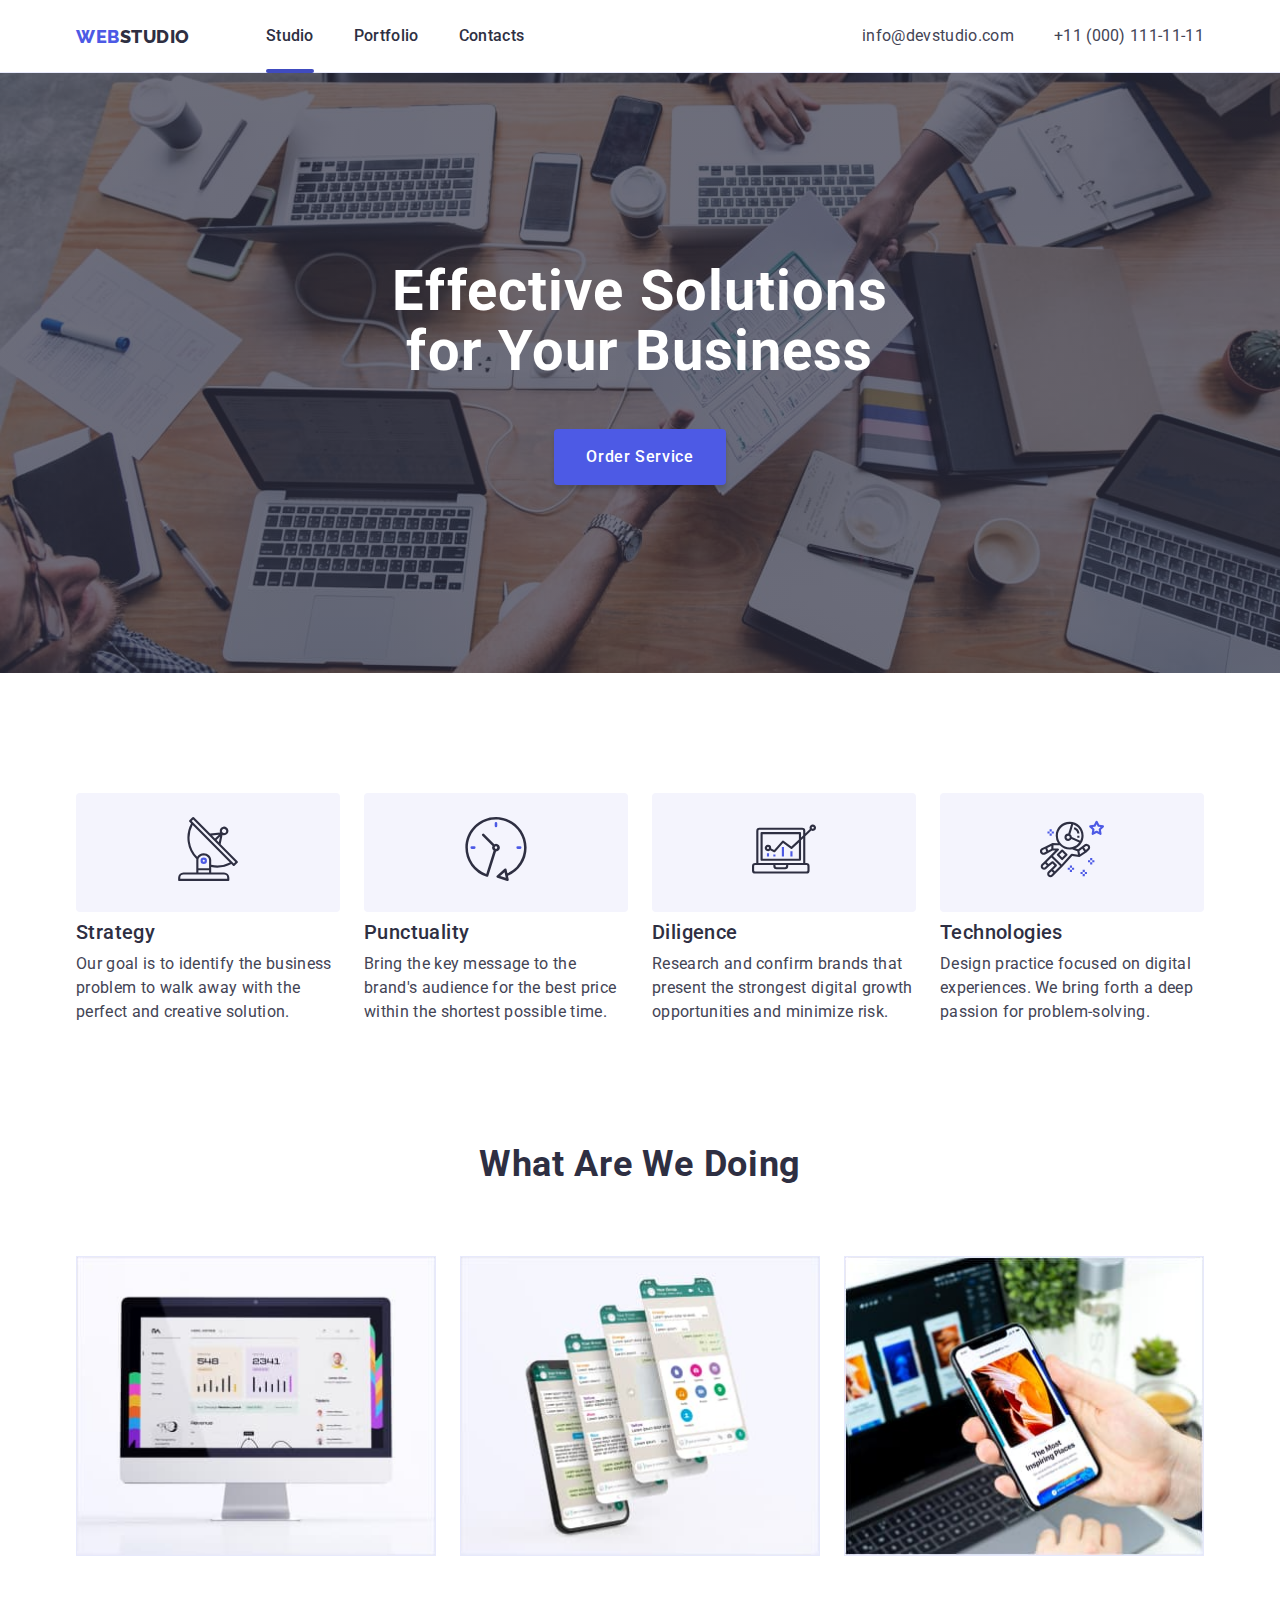
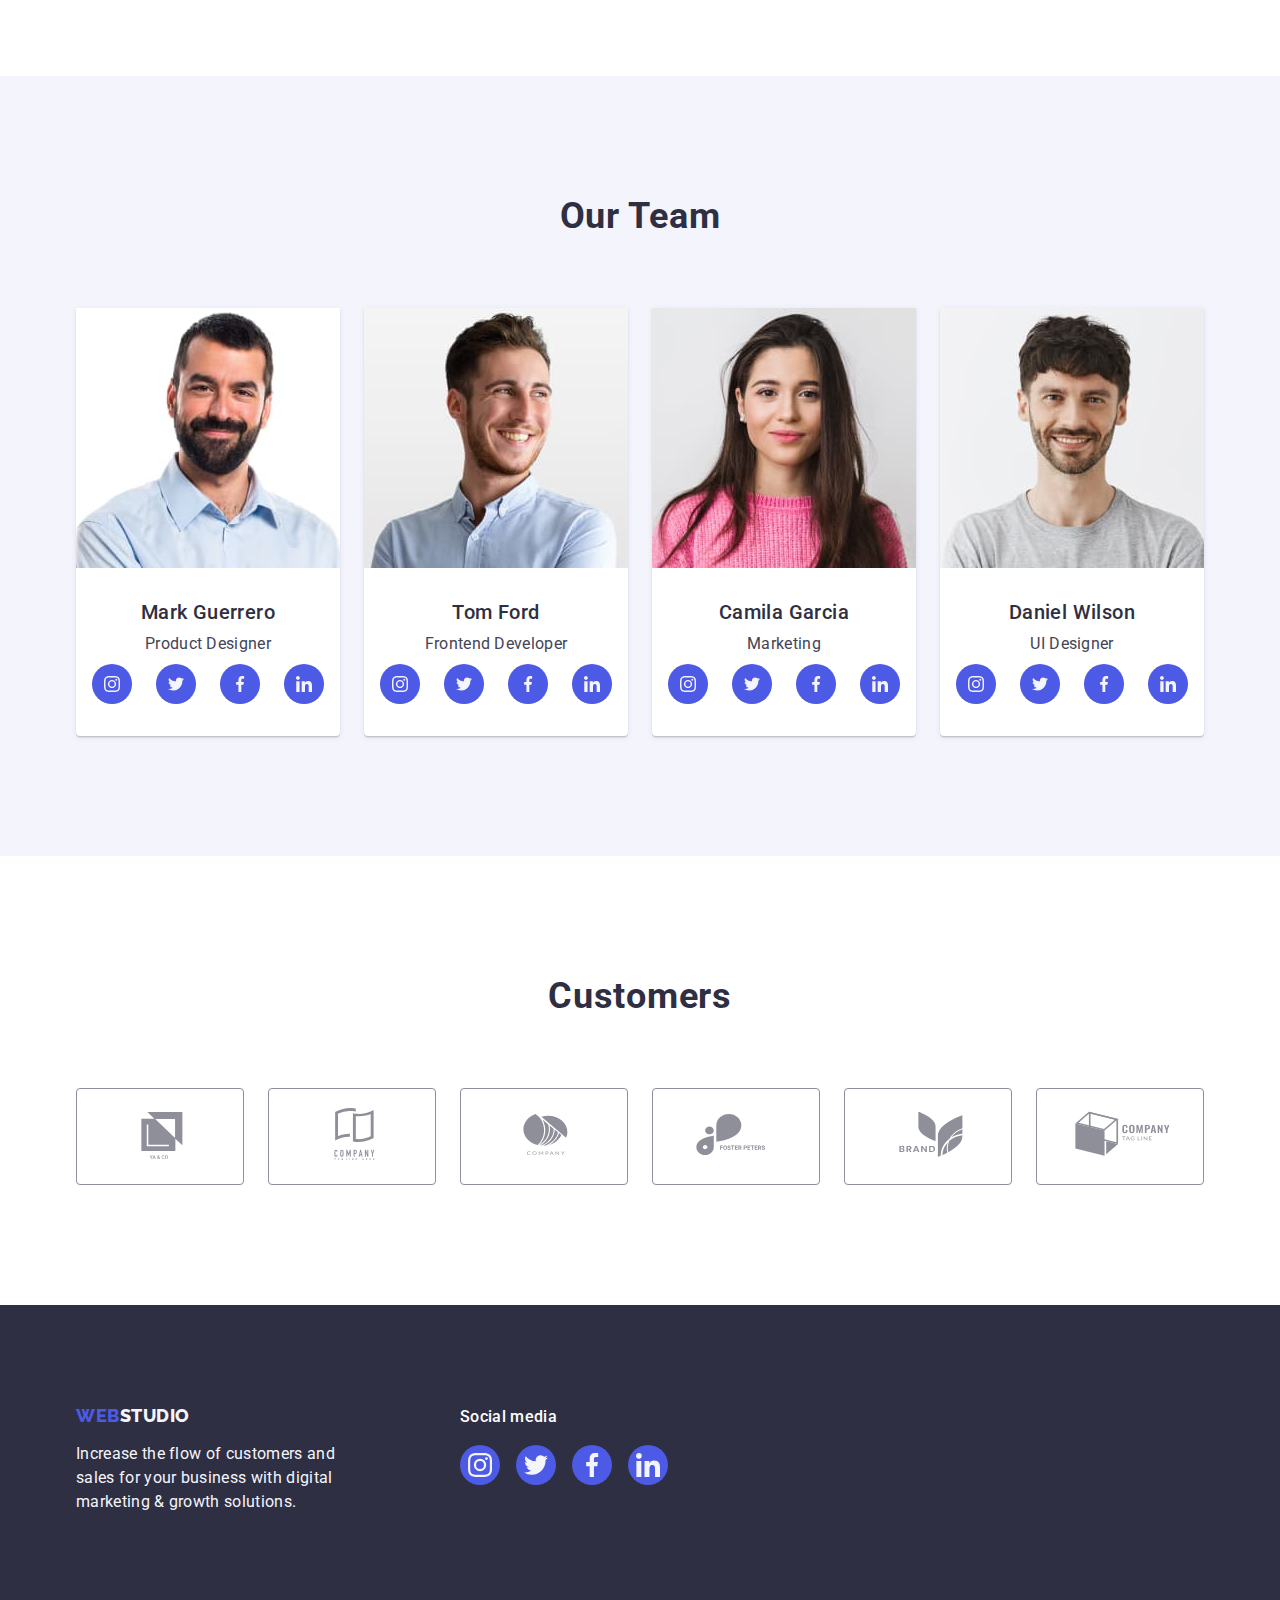
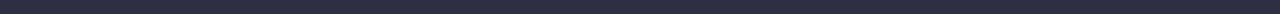
<file: index.html>
<!DOCTYPE html>
<html lang="en">
  <head>
    <meta charset="UTF-8" />
    <meta name="viewport" content="width=device-width, initial-scale=1.0" />
    <link rel="preconnect" href="https://fonts.googleapis.com" />
    <link rel="preconnect" href="https://fonts.gstatic.com" crossorigin />
    <link
      href="https://fonts.googleapis.com/css2?family=Raleway:wght@800&family=Roboto:wght@400;500;700;900&display=swap"
      rel="stylesheet"
    />
    <link rel="stylesheet" href="./css/modern-normalize.min.css" />
    <link rel="stylesheet" href="./css/styles.css" />
    <title>WebStudio - Main Page</title>
  </head>

  <body>
    <header class="header-bottom-line">
      <div class="container page-header">
        <nav class="header-navigation">
          <a class="logo" href="#"><span>WEB</span>STUDIO</a>
          <menu class="menu-nav-links">
            <li>
              <a
                class="nav-links page-is-active"
                href="./index.html"
                target="_self"
                >Studio</a
              >
            </li>
            <li>
              <a class="nav-links" href="./portfolio.html" target="_self"
                >Portfolio</a
              >
            </li>
            <li><a class="nav-links" href="#">Contacts</a></li>
          </menu>
        </nav>
        <address>
          <ul class="address-position">
            <li>
              <a class="contacts" href="mailto:info@devstudio.com"
                >info@devstudio.com</a
              >
            </li>
            <li>
              <a class="contacts" href="tel:+110001111111"
                >+11 (000) 111-11-11</a
              >
            </li>
          </ul>
        </address>
      </div>
    </header>
    <main>
      <section class="hero-section">
        <div class="container">
          <h1 class="h1-hero-section">Effective Solutions for Your Business</h1>
          <button data-modal-open class="main-page-button" type="button">
            Order Service
          </button>
        </div>
      </section>
      <section class="section-padding-top-bottom">
        <div class="container">
          <h2 class="visually-hidden">Features List</h2>
          <ul class="features-list">
            <li class="feature-list-item">
              <div class="features_icon">
                <svg viewbox="0 0 64 64" width="64" height="64">
                  <use href="./images/icons.svg#icon-antenna"></use>
                </svg>
              </div>
              <h3 class="h3-feature-list">Strategy</h3>
              <p>
                Our goal is to identify the business problem to walk away with
                the perfect and creative solution.
              </p>
            </li>
            <li class="feature-list-item">
              <div class="features_icon">
                <svg viewbox="0 0 64 64" width="64" height="64">
                  <use href="./images/icons.svg#icon-clock"></use>
                </svg>
              </div>
              <h3 class="h3-feature-list">Punctuality</h3>
              <p>
                Bring the key message to the brand's audience for the best price
                within the shortest possible time.
              </p>
            </li>
            <li class="feature-list-item">
              <div class="features_icon">
                <svg viewbox="0 0 64 64" width="64" height="64">
                  <use href="./images/icons.svg#icon-diagram"></use>
                </svg>
              </div>
              <h3 class="h3-feature-list">Diligence</h3>
              <p>
                Research and confirm brands that present the strongest digital
                growth opportunities and minimize risk.
              </p>
            </li>
            <li class="feature-list-item">
              <div class="features_icon">
                <svg viewbox="0 0 64 64" width="64" height="64">
                  <use href="./images/icons.svg#icon-astronaut"></use>
                </svg>
              </div>
              <h3 class="h3-feature-list">Technologies</h3>
              <p>
                Design practice focused on digital experiences. We bring forth a
                deep passion for problem-solving.
              </p>
            </li>
          </ul>
        </div>
      </section>
      <section class="section-padding-bottom">
        <div class="container">
          <h2 class="h2-what-are-we-doing">What Are We Doing</h2>
          <ul class="list-what-are-we-doing">
            <li class="list-item-what-are-we-doing">
              <img
                class="image-border"
                src="./images/computer.jpg"
                alt="A computer screen displaying some graphs"
                width="360"
                height="300"
              />
            </li>
            <li class="list-item-what-are-we-doing">
              <img
                class="image-border"
                src="./images/mobileapp.jpg"
                alt="Mobile phone with some messaging app opened"
                width="360"
                height="300"
              />
            </li>
            <li class="list-item-what-are-we-doing">
              <img
                class="image-border"
                src="./images/phone.jpg"
                alt="Mobile phone held by a man with laptop in the background"
                width="360"
                height="300"
              />
            </li>
          </ul>
        </div>
      </section>
      <section class="ourteam-background section-padding-top-bottom">
        <div class="container">
          <h2 class="h2-our-team">Our Team</h2>
          <ul class="list-our-team">
            <li class="card-our-team">
              <img
                src="./images/member1.jpg"
                alt="Dark haired man with a beard in a shirt"
                width="264"
                height="260"
              />
              <div class="div-card-our-team">
                <h3 class="h3-card-our-team">Mark Guerrero</h3>
                <p class="p-card-our-team">Product Designer</p>
                <ul class="social-media-icon-list">
                  <li>
                    <button type="button" class="social-media-button">
                      <svg viewbox="0 0 16 16" width="16" height="16">
                        <use href="./images/icons.svg#icon-instagram"></use>
                      </svg>
                    </button>
                  </li>
                  <li>
                    <button type="button" class="social-media-button">
                      <svg viewbox="0 0 16 16" width="16" height="16">
                        <use href="./images/icons.svg#icon-twitter"></use>
                      </svg>
                    </button>
                  </li>
                  <li>
                    <button type="button" class="social-media-button">
                      <svg viewbox="0 0 16 16" width="16" height="16">
                        <use href="./images/icons.svg#icon-facebook"></use>
                      </svg>
                    </button>
                  </li>
                  <li>
                    <button type="button" class="social-media-button">
                      <svg viewbox="0 0 16 16" width="16" height="16">
                        <use href="./images/icons.svg#icon-linkedin"></use>
                      </svg>
                    </button>
                  </li>
                </ul>
              </div>
            </li>
            <li class="card-our-team">
              <img
                src="./images/member2.jpg"
                alt="Young smiling man looking to the side"
                width="264"
                height="260"
              />
              <div class="div-card-our-team">
                <p class="h3-card-our-team">Tom Ford</p>
                <p class="p-card-our-team">Frontend Developer</p>
                <ul class="social-media-icon-list">
                  <li>
                    <button type="button" class="social-media-button">
                      <svg viewbox="0 0 16 16" width="16" height="16">
                        <use href="./images/icons.svg#icon-instagram"></use>
                      </svg>
                    </button>
                  </li>
                  <li>
                    <button type="button" class="social-media-button">
                      <svg viewbox="0 0 16 16" width="16" height="16">
                        <use href="./images/icons.svg#icon-twitter"></use>
                      </svg>
                    </button>
                  </li>
                  <li>
                    <button type="button" class="social-media-button">
                      <svg viewbox="0 0 16 16" width="16" height="16">
                        <use href="./images/icons.svg#icon-facebook"></use>
                      </svg>
                    </button>
                  </li>
                  <li>
                    <button type="button" class="social-media-button">
                      <svg viewbox="0 0 16 16" width="16" height="16">
                        <use href="./images/icons.svg#icon-linkedin"></use>
                      </svg>
                    </button>
                  </li>
                </ul>
              </div>
            </li>
            <li class="card-our-team">
              <img
                src="./images/member3.jpg"
                alt="Young woman with long dark hair wearing a pink sweater"
                width="264"
                height="260"
              />
              <div class="div-card-our-team">
                <p class="h3-card-our-team">Camila Garcia</p>
                <p class="p-card-our-team">Marketing</p>
                <ul class="social-media-icon-list">
                  <li>
                    <button type="button" class="social-media-button">
                      <svg viewbox="0 0 16 16" width="16" height="16">
                        <use href="./images/icons.svg#icon-instagram"></use>
                      </svg>
                    </button>
                  </li>
                  <li>
                    <button type="button" class="social-media-button">
                      <svg viewbox="0 0 16 16" width="16" height="16">
                        <use href="./images/icons.svg#icon-twitter"></use>
                      </svg>
                    </button>
                  </li>
                  <li>
                    <button type="button" class="social-media-button">
                      <svg viewbox="0 0 16 16" width="16" height="16">
                        <use href="./images/icons.svg#icon-facebook"></use>
                      </svg>
                    </button>
                  </li>
                  <li>
                    <button type="button" class="social-media-button">
                      <svg viewbox="0 0 16 16" width="16" height="16">
                        <use href="./images/icons.svg#icon-linkedin"></use>
                      </svg>
                    </button>
                  </li>
                </ul>
              </div>
            </li>
            <li class="card-our-team">
              <img
                src="./images/member4.jpg"
                alt="Smiling man with dark hair and a beard"
                width="264"
                height="260"
              />
              <div class="div-card-our-team">
                <p class="h3-card-our-team">Daniel Wilson</p>
                <p class="p-card-our-team">UI Designer</p>
                <ul class="social-media-icon-list">
                  <li>
                    <button type="button" class="social-media-button">
                      <svg viewbox="0 0 16 16" width="16" height="16">
                        <use href="./images/icons.svg#icon-instagram"></use>
                      </svg>
                    </button>
                  </li>
                  <li>
                    <button type="button" class="social-media-button">
                      <svg viewbox="0 0 16 16" width="16" height="16">
                        <use href="./images/icons.svg#icon-twitter"></use>
                      </svg>
                    </button>
                  </li>
                  <li>
                    <button type="button" class="social-media-button">
                      <svg viewbox="0 0 16 16" width="16" height="16">
                        <use href="./images/icons.svg#icon-facebook"></use>
                      </svg>
                    </button>
                  </li>
                  <li>
                    <button type="button" class="social-media-button">
                      <svg viewbox="0 0 16 16" width="16" height="16">
                        <use href="./images/icons.svg#icon-linkedin"></use>
                      </svg>
                    </button>
                  </li>
                </ul>
              </div>
            </li>
          </ul>
        </div>
      </section>
      <section class="section-padding-top-bottom">
        <div class="container">
          <h2>Customers</h2>
          <ul class="customers-list">
            <li class="customer-icon">
              <svg viewbox="0 0 104 56" width="104" height="56">
                <use href="./images/icons.svg#icon-logo1"></use>
              </svg>
            </li>
            <li class="customer-icon">
              <svg viewbox="0 0 104 56" width="104" height="56">
                <use href="./images/icons.svg#icon-logo2"></use>
              </svg>
            </li>
            <li class="customer-icon">
              <svg viewbox="0 0 104 56" width="104" height="56">
                <use href="./images/icons.svg#icon-logo3"></use>
              </svg>
            </li>
            <li class="customer-icon">
              <svg viewbox="0 0 104 56" width="104" height="56">
                <use href="./images/icons.svg#icon-logo4"></use>
              </svg>
            </li>
            <li class="customer-icon">
              <svg viewbox="0 0 104 56" width="104" height="56">
                <use href="./images/icons.svg#icon-logo5"></use>
              </svg>
            </li>
            <li class="customer-icon">
              <svg viewbox="0 0 104 56" width="104" height="56">
                <use href="./images/icons.svg#icon-logo6"></use>
              </svg>
            </li>
          </ul>
        </div>
      </section>
    </main>
    <footer class="page-footer">
      <div class="container flex-footer">
        <div class="footer-left-side">
          <a class="logo-footer" href="#"><span>WEB</span>STUDIO</a>
          <p class="p-footer">
            Increase the flow of customers and sales for your business with
            digital marketing & growth solutions.
          </p>
        </div>
        <div class="footer-right-side">
          <p class="footer-body-medium">Social media</p>
          <ul class="footer-icon-list">
            <li>
              <button type="button" class="footer-icon">
                <svg viewbox="0 0 24 24" width="24" height="24">
                  <use href="./images/icons.svg#icon-instagram"></use>
                </svg>
              </button>
            </li>
            <li>
              <button type="button" class="footer-icon">
                <svg viewbox="0 0 24 24" width="24" height="24">
                  <use href="./images/icons.svg#icon-twitter"></use>
                </svg>
              </button>
            </li>
            <li>
              <button type="button" class="footer-icon">
                <svg viewbox="0 0 24 24" width="24" height="24">
                  <use href="./images/icons.svg#icon-facebook"></use>
                </svg>
              </button>
            </li>
            <li>
              <button type="button" class="footer-icon">
                <svg viewbox="0 0 24 24" width="24" height="24">
                  <use href="./images/icons.svg#icon-linkedin"></use>
                </svg>
              </button>
            </li>
          </ul>
        </div>
      </div>
    </footer>
    <div class="backdrop is-hidden" data-modal>
      <div class="modal">
        <button class="modal-close-button" data-modal-close>
          <svg viewbox="0 0 8 8" width="8" height="8">
            <use href="./images/icons.svg#icon-close"></use>
          </svg>
        </button>
      </div>
    </div>
    <script src="./js/modal.js"></script>
  </body>
</html>
</file>
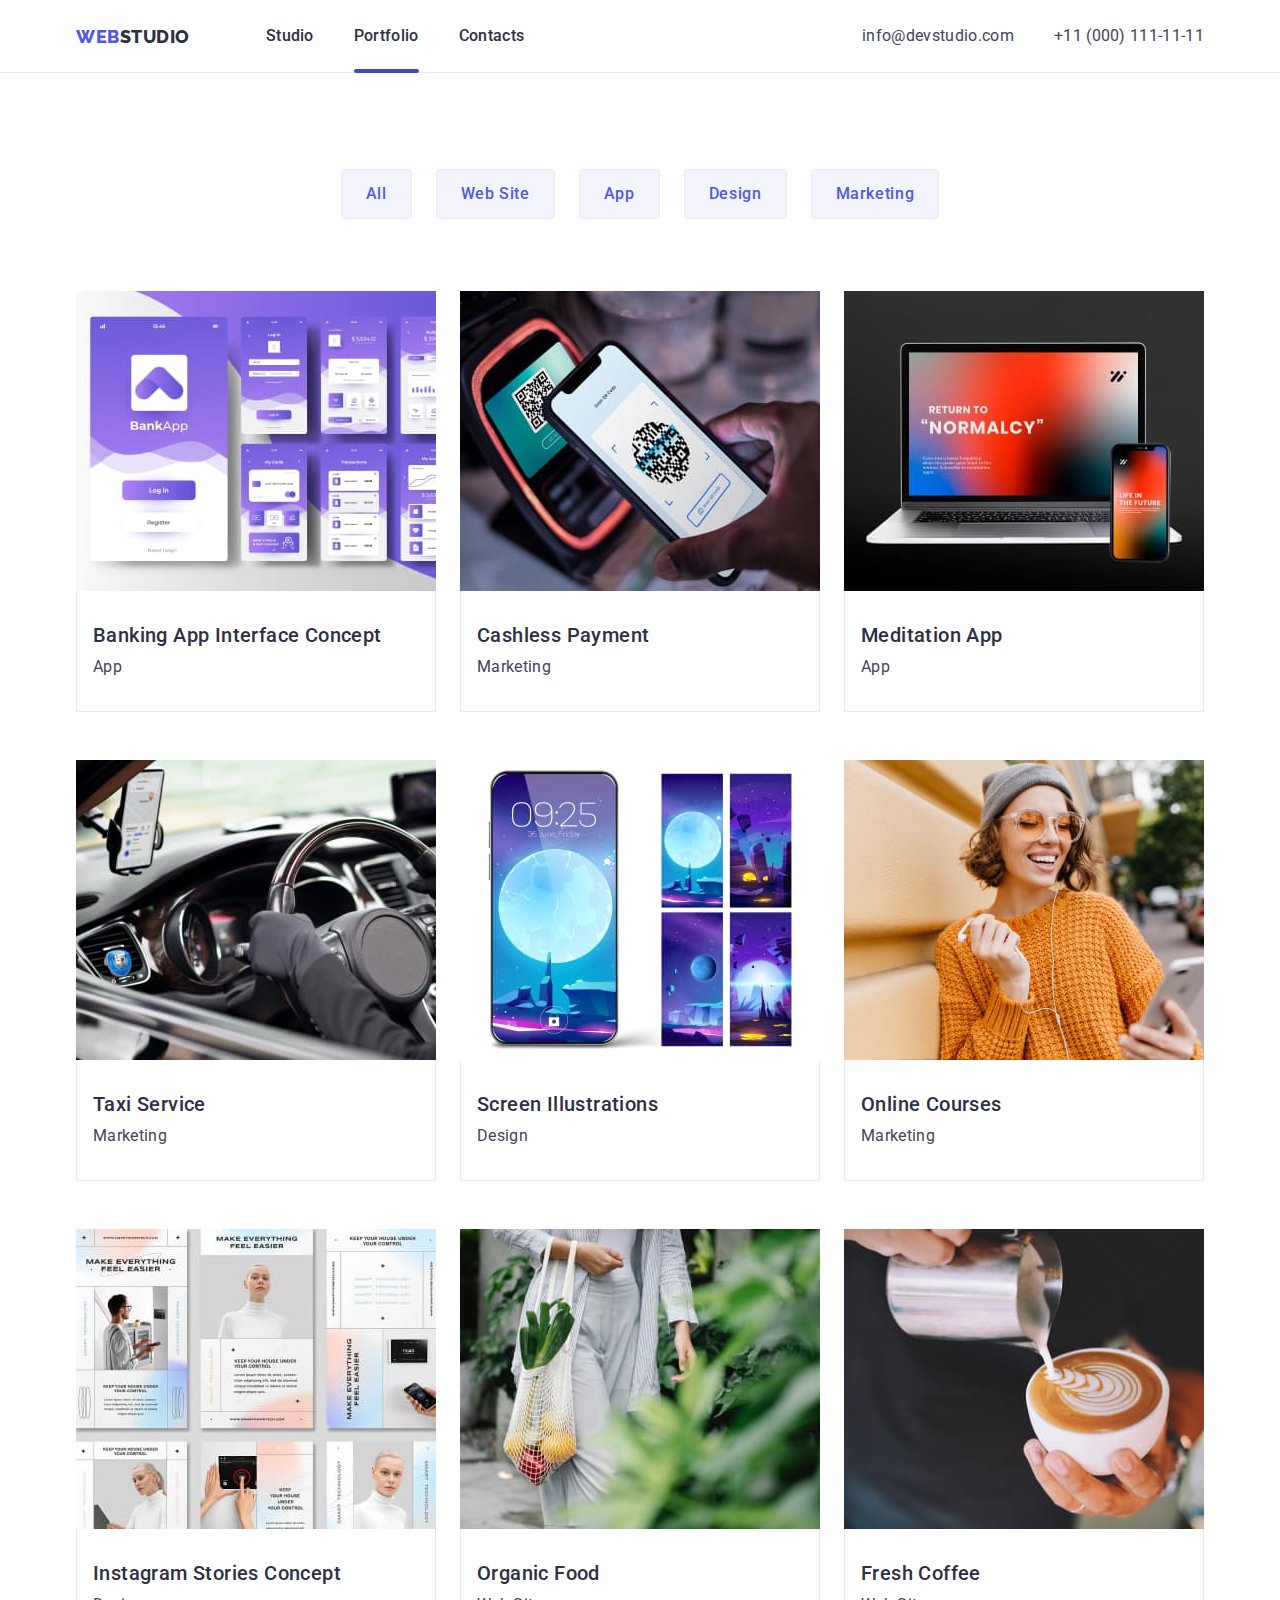
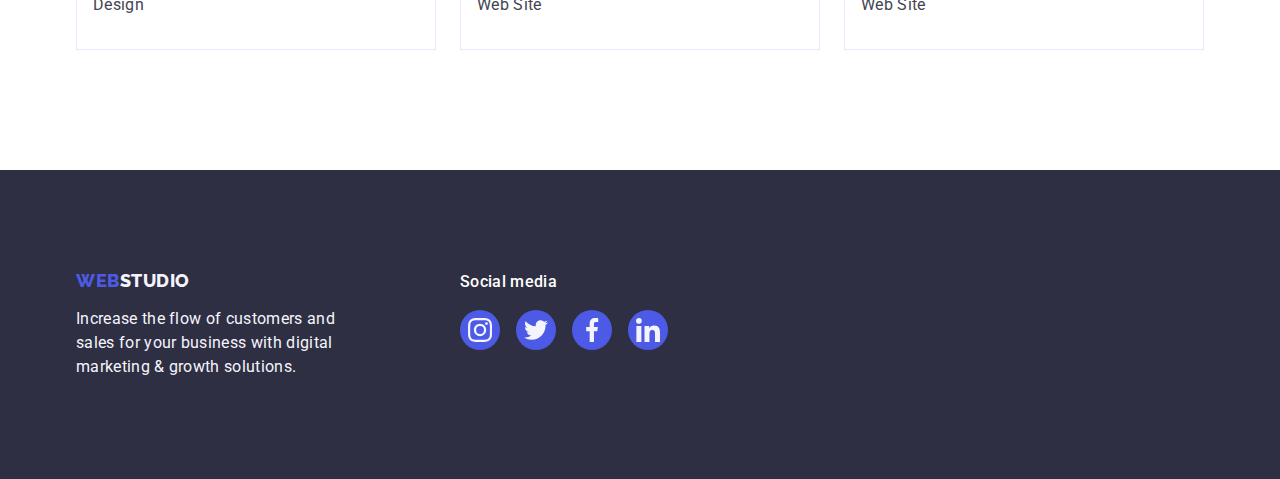
<file: portfolio.html>
<!DOCTYPE html>
<html lang="en">
  <head>
    <meta charset="UTF-8" />
    <meta name="viewport" content="width=device-width, initial-scale=1.0" />
    <link rel="preconnect" href="https://fonts.googleapis.com" />
    <link rel="preconnect" href="https://fonts.gstatic.com" crossorigin />
    <link
      href="https://fonts.googleapis.com/css2?family=Raleway:wght@800&family=Roboto:wght@400;500;700;900&display=swap"
      rel="stylesheet"
    />
    <link rel="stylesheet" href="./css/modern-normalize.min.css" />
    <link rel="stylesheet" href="./css/styles.css" />
    <title>WebStudio - Portfolio</title>
  </head>
  <body>
    <header class="header-bottom-line">
      <div class="container page-header">
        <nav class="header-navigation">
          <a class="logo" href="#"><span>WEB</span>STUDIO</a>
          <menu class="menu-nav-links">
            <li>
              <a class="nav-links" href="./index.html" target="_self">Studio</a>
            </li>
            <li>
              <a
                class="nav-links page-is-active"
                href="./portfolio.html"
                target="_self"
                >Portfolio</a
              >
            </li>
            <li><a class="nav-links" href="#">Contacts</a></li>
          </menu>
        </nav>
        <address>
          <ul class="address-position">
            <li>
              <a class="contacts" href="mailto:info@devstudio.com"
                >info@devstudio.com</a
              >
            </li>
            <li>
              <a class="contacts" href="tel:+110001111111"
                >+11 (000) 111-11-11</a
              >
            </li>
          </ul>
        </address>
      </div>
    </header>
    <main>
      <section class="main-section-portfolio">
        <div class="container">
          <h1 class="visually-hidden">Portfolio</h1>
          <ul class="list-portfolio-filters">
            <li>
              <button class="buttons-portfolio" type="button">All</button>
            </li>
            <li>
              <button class="buttons-portfolio" type="button">Web Site</button>
            </li>
            <li>
              <button class="buttons-portfolio" type="button">App</button>
            </li>
            <li>
              <button class="buttons-portfolio" type="button">Design</button>
            </li>
            <li>
              <button class="buttons-portfolio" type="button">Marketing</button>
            </li>
          </ul>
          <div>
            <ul class="list-cards-grid-portfolio">
              <li>
                <a class="card-portfolio">
                  <div class="card-box">
                    <img
                      src="./images/bankingapp.jpg"
                      alt="Concept visualization of seven pages of Banking App layout"
                      width="360"
                      height="300"
                    />
                    <div class="overlay-card">
                      <p>
                        14 Stylish and User-Friendly App Design Concepts · Task
                        Manager App · Calorie Tracker App · Exotic Fruit
                        Ecommerce App · Cloud Storage App
                      </p>
                    </div>
                  </div>
                  <div class="div-card-portfolio">
                    <h3 class="h3-card-portfolio">
                      Banking App Interface Concept
                    </h3>
                    <p class="p-card-portfolio">App</p>
                  </div>
                </a>
              </li>
              <li>
                <a class="card-portfolio">
                  <div class="card-box">
                    <img
                      src="./images/cashlesspayment.jpg"
                      alt="Smartphone handed by a person and applied to a payment terminal"
                      width="360"
                      height="300"
                    />
                    <div class="overlay-card">
                      <p>
                        14 Stylish and User-Friendly App Design Concepts · Task
                        Manager App · Calorie Tracker App · Exotic Fruit
                        Ecommerce App · Cloud Storage App
                      </p>
                    </div>
                  </div>
                  <div class="div-card-portfolio">
                    <h3 class="h3-card-portfolio">Cashless Payment</h3>
                    <p class="p-card-portfolio">Marketing</p>
                  </div>
                </a>
              </li>
              <li>
                <a class="card-portfolio">
                  <div class="card-box">
                    <img
                      src="./images/meditationapp.jpg"
                      alt="Visualization of notebook and smartphone with some concept of meditation app on screen"
                      width="360"
                      height="300"
                    />
                    <div class="overlay-card">
                      <p>
                        14 Stylish and User-Friendly App Design Concepts · Task
                        Manager App · Calorie Tracker App · Exotic Fruit
                        Ecommerce App · Cloud Storage App
                      </p>
                    </div>
                  </div>
                  <div class="div-card-portfolio">
                    <h3 class="h3-card-portfolio">Meditation App</h3>
                    <p class="p-card-portfolio">App</p>
                  </div></a
                >
              </li>
              <li>
                <a class="card-portfolio">
                  <div class="card-box">
                    <img
                      src="./images/taxiservice.jpg"
                      alt="Car interior dashboard with some hands grabbing the steering wheel"
                      width="360"
                      height="300"
                    />
                    <div class="overlay-card">
                      <p>
                        14 Stylish and User-Friendly App Design Concepts · Task
                        Manager App · Calorie Tracker App · Exotic Fruit
                        Ecommerce App · Cloud Storage App
                      </p>
                    </div>
                  </div>
                  <div class="div-card-portfolio">
                    <h3 class="h3-card-portfolio">Taxi Service</h3>
                    <p class="p-card-portfolio">Marketing</p>
                  </div></a
                >
              </li>
              <li>
                <a class="card-portfolio">
                  <div class="card-box">
                    <img
                      src="./images/screenillustrations.jpg"
                      alt="Visualization of smartphone with some random space art wallpapers"
                      width="360"
                      height="300"
                    />
                    <div class="overlay-card">
                      <p>
                        14 Stylish and User-Friendly App Design Concepts · Task
                        Manager App · Calorie Tracker App · Exotic Fruit
                        Ecommerce App · Cloud Storage App
                      </p>
                    </div>
                  </div>
                  <div class="div-card-portfolio">
                    <h3 class="h3-card-portfolio">Screen Illustrations</h3>
                    <p class="p-card-portfolio">Design</p>
                  </div></a
                >
              </li>
              <li>
                <a class="card-portfolio">
                  <div class="card-box">
                    <img
                      src="./images/onlinecourses.jpg"
                      alt="Young smiling woman holding a smartphone and looking at it screen"
                      width="360"
                      height="300"
                    />
                    <div class="overlay-card">
                      <p>
                        14 Stylish and User-Friendly App Design Concepts · Task
                        Manager App · Calorie Tracker App · Exotic Fruit
                        Ecommerce App · Cloud Storage App
                      </p>
                    </div>
                  </div>
                  <div class="div-card-portfolio">
                    <h3 class="h3-card-portfolio">Online Courses</h3>
                    <p class="p-card-portfolio">Marketing</p>
                  </div></a
                >
              </li>
              <li>
                <a class="card-portfolio">
                  <div class="card-box">
                    <img
                      src="./images/instagramstories.jpg"
                      alt="Visualizations of some Instagram app screen designs"
                      width="360"
                      height="300"
                    />
                    <div class="overlay-card">
                      <p>
                        14 Stylish and User-Friendly App Design Concepts · Task
                        Manager App · Calorie Tracker App · Exotic Fruit
                        Ecommerce App · Cloud Storage App
                      </p>
                    </div>
                  </div>
                  <div class="div-card-portfolio">
                    <h3 class="h3-card-portfolio">Instagram Stories Concept</h3>
                    <p class="p-card-portfolio">Design</p>
                  </div></a
                >
              </li>
              <li>
                <a class="card-portfolio">
                  <div class="card-box">
                    <img
                      src="./images/organicfood.jpg"
                      alt="Walking woman carrying a bag with vegetables"
                      width="360"
                      height="300"
                    />
                    <div class="overlay-card">
                      <p>
                        14 Stylish and User-Friendly App Design Concepts · Task
                        Manager App · Calorie Tracker App · Exotic Fruit
                        Ecommerce App · Cloud Storage App
                      </p>
                    </div>
                  </div>
                  <div class="div-card-portfolio">
                    <h3 class="h3-card-portfolio">Organic Food</h3>
                    <p class="p-card-portfolio">Web Site</p>
                  </div></a
                >
              </li>
              <li>
                <a class="card-portfolio">
                  <div class="card-box">
                    <img
                      src="./images/freshcoffee.jpg"
                      alt="A person handling a cup and making a coffee"
                      width="360"
                      height="300"
                    />
                    <div class="overlay-card">
                      <p>
                        14 Stylish and User-Friendly App Design Concepts · Task
                        Manager App · Calorie Tracker App · Exotic Fruit
                        Ecommerce App · Cloud Storage App
                      </p>
                    </div>
                  </div>
                  <div class="div-card-portfolio">
                    <h3 class="h3-card-portfolio">Fresh Coffee</h3>
                    <p class="p-card-portfolio">Web Site</p>
                  </div></a
                >
              </li>
            </ul>
          </div>
        </div>
      </section>
    </main>
    <footer class="page-footer">
      <div class="container flex-footer">
        <div class="footer-left-side">
          <a class="logo-footer" href="#"><span>WEB</span>STUDIO</a>
          <p class="p-footer">
            Increase the flow of customers and sales for your business with
            digital marketing & growth solutions.
          </p>
        </div>
        <div class="footer-right-side">
          <p class="footer-body-medium">Social media</p>
          <ul class="footer-icon-list">
            <li>
              <button type="button" class="footer-icon">
                <svg viewbox="0 0 24 24" width="24" height="24">
                  <use href="./images/icons.svg#icon-instagram"></use>
                </svg>
              </button>
            </li>
            <li>
              <button type="button" class="footer-icon">
                <svg viewbox="0 0 24 24" width="24" height="24">
                  <use href="./images/icons.svg#icon-twitter"></use>
                </svg>
              </button>
            </li>
            <li>
              <button type="button" class="footer-icon">
                <svg viewbox="0 0 24 24" width="24" height="24">
                  <use href="./images/icons.svg#icon-facebook"></use>
                </svg>
              </button>
            </li>
            <li>
              <button type="button" class="footer-icon">
                <svg viewbox="0 0 24 24" width="24" height="24">
                  <use href="./images/icons.svg#icon-linkedin"></use>
                </svg>
              </button>
            </li>
          </ul>
        </div>
      </div>
    </footer>
  </body>
</html>
</file>
<file: css/styles.css>
:root {
  --iris: #4d5ae5;
  --ocean: #404bbf;
  --navy-blue: #2e2f42;
  --slate: #434455;
  --cornflower: #e7e9fc;
  --cloud: #f4f4fd;
  --white: #ffffff;
  --grey: #2e2f42b2;
  --lightslate: #8e8f99;
  --green: #31d0aa;
  --dairy: #fcfcfc;
  --navyblue-modal: #2e2f4266;
}

body {
  font-family: Roboto, sans-serif;
  font-size: 16px;
  font-weight: 400;
  line-height: 1.5;
  letter-spacing: 0.32px;
  color: var(--slate);
  position: relative;
}

.container {
  width: 1158px;
  margin: 0 auto;
  padding: 0 15px;
}

img {
  display: block;
}

p,
h1,
h2,
h3,
h4,
h5,
h6 {
  margin: 0;
}

ul {
  padding: 0px;
  margin: 0px;
}

h2 {
  color: var(--navy-blue);
  font-size: 36px;
  font-weight: 700;
  line-height: 1.11111;
  letter-spacing: 0.72px;
  text-align: center;
  margin-bottom: 72px;
}

/* Header elements */

.header-navigation {
  display: flex;
  align-items: center;
}

.logo {
  font-family: Raleway;
  color: var(--navy-blue);
  font-size: 18px;
  font-weight: 800;
  line-height: 1.16667;
  letter-spacing: 0.54px;
  text-decoration: none;
  margin-right: 76px;
}

span {
  color: var(--iris);
}

.page-header {
  display: flex;
  align-items: center;
  justify-content: space-between;
}

.header-bottom-line {
  border-bottom: 1px solid var(--cornflower);
}

.menu-nav-links {
  display: flex;
  gap: 40px;
  padding-inline-start: 0px;
  list-style-type: none;
  margin: 0px;
  padding-top: 24px;
  padding-bottom: 24px;
}

.nav-links {
  position: relative;
  display: flex;
  color: var(--navy-blue);
  font-weight: 500;
  line-height: 1.5;
  letter-spacing: 0.32px;
  text-decoration: none;
}

.page-is-active::after {
  display: inline-block;
  position: absolute;
  content: "";
  background: var(--ocean);
  width: 100%;
  height: 4px;
  border-radius: 2px;
  bottom: -25px;
}

.nav-links:hover {
  color: var(--ocean);
  transition: color 250ms cubic-bezier(0.4, 0, 0.2, 1);
}

.nav-links:focus {
  color: var(--ocean);
  transition: color 250ms cubic-bezier(0.4, 0, 0.2, 1);
}

.address-position {
  display: flex;
  gap: 40px;
  list-style-type: none;
  margin-left: auto;
}
.contacts {
  color: var(--slate);
  text-decoration: none;
  font-style: normal;
  transition-property: color;
  transition-duration: 250ms;
  transition-delay: 0ms;
}

.contacts:hover {
  color: var(--ocean);
  transition: color 250ms cubic-bezier(0.4, 0, 0.2, 1);
}

.contacts:focus {
  color: var(--ocean);
  transition: color 250ms cubic-bezier(0.4, 0, 0.2, 1);
}

/* Hero section elements */

.h1-hero-section {
  color: var(--white);
  font-size: 56px;
  line-height: 1.07143;
  letter-spacing: 1.12px;
  font-weight: 700;
  max-width: 496px;
  margin: 0 auto;
}

.main-page-button {
  font-size: 16px;
  font-weight: 500;
  letter-spacing: 0.64px;
  line-height: 1.5;
  cursor: pointer;
  border-radius: 4px;
  background-color: var(--iris);
  color: var(--white);
  border: none;
  display: block;
  margin: 48px auto 0;
  padding: 16px 32px;
  box-shadow: 0px 4px 4px 0px rgba(0, 0, 0, 0.15);
}

.main-page-button:hover {
  background-color: var(--ocean);
  transition: background-color 250ms cubic-bezier(0.4, 0, 0.2, 1);
}

.main-page-button:focus {
  background-color: var(--ocean);
  transition: background-color 250ms cubic-bezier(0.4, 0, 0.2, 1);
}

.hero-section {
  background-color: var(--navy-blue);
  background: linear-gradient(var(--grey), rgba(46, 47, 66, 0.7)),
    url("../images/people-office.jpg");
  text-align: center;
  padding: 188px 0;
  max-width: 1440px;
  margin: 0 auto;
}

/* Features list section */

.section-padding-top-bottom {
  padding-top: 120px;
  padding-bottom: 120px;
}

.visually-hidden {
  clip: rect(0 0 0 0);
  clip-path: inset(50%);
  height: 1px;
  overflow: hidden;
  position: absolute;
  white-space: nowrap;
  width: 1px;
}

.h3-feature-list {
  font-size: 20px;
  font-weight: 500;
  letter-spacing: 0.4px;
  line-height: 1.2;
  color: var(--navy-blue);
  margin-bottom: 8px;
}
.features-list {
  display: flex;
  gap: 24px;
  list-style-type: none;
}

.feature-list-item {
  flex-basis: calc((100% - 72px) / 4);
}

.features_icon {
  background-color: var(--cloud);
  padding: 24px 100px;
  border-radius: 4px;
  margin-bottom: 8px;
}

/* What are we doing section */

.section-padding-bottom {
  padding-bottom: 120px;
}

.list-item-what-are-we-doing {
  flex-basis: calc((100%-48px) / 3);
}

.list-what-are-we-doing {
  list-style-type: none;
  display: flex;
  flex-direction: row;
  justify-content: center;
  align-items: center;
  gap: 24px;
}

.image-border {
  border: 1px solid var(--cornflower);
}

/* Our team section */

.ourteam-background {
  background-color: var(--cloud);
}

.list-our-team {
  display: flex;
  gap: 24px;
}

.card-our-team {
  flex-basis: calc((100%-72px) / 4);
  background: var(--white);
  display: block;
  border-radius: 0px 0px 4px 4px;
  box-shadow: 0px 2px 1px 0px rgba(46, 47, 66, 0.08),
    0px 1px 1px 0px rgba(46, 47, 66, 0.16),
    0px 1px 6px 0px rgba(46, 47, 66, 0.08);
}

.div-card-our-team {
  padding: 32px 16px;
}

.h3-card-our-team {
  font-size: 20px;
  font-weight: 500;
  line-height: 1.2;
  letter-spacing: 0.4px;
  color: var(--navy-blue);
  text-align: center;
  margin-bottom: 8px;
}

.p-card-our-team {
  text-align: center;
  margin-bottom: 8px;
}

.social-media-icon-list {
  display: flex;
  list-style: none;
  gap: 24px;
}

.social-media-button {
  width: 40px;
  height: 40px;
  padding: 12px;
  border-radius: 50%;
  background-color: var(--iris);
  color: var(--cloud);
  border: none;
  cursor: pointer;
}

.social-media-button:hover {
  background-color: var(--ocean);
  transition: background-color 250ms cubic-bezier(0.4, 0, 0.2, 1);
}

.social-media-button:focus {
  background-color: var(--ocean);
  transition: background-color 250ms cubic-bezier(0.4, 0, 0.2, 1);
}

/* Customers section*/

.customers-list {
  display: flex;
  gap: 24px;
  list-style: none;
}

.customer-icon {
  padding: 16px 32px;
  border: 1px solid var(--lightslate);
  border-radius: 4px;
  fill: var(--lightslate);
  width: 168px;
  cursor: pointer;
}

.customer-icon:hover {
  fill: var(--ocean);
  border: 1px solid var(--ocean);
  transition: fill 250ms, border 250ms cubic-bezier(0.4, 0, 0.2, 1);
}

/* Footer elements */

.page-footer {
  padding: 100px 0;
  background-color: var(--navy-blue);
  display: flex;
}

.footer-left-side {
  display: block;
}

.footer-right-side {
  display: block;
}

.logo-footer {
  display: inline-flex;
  color: var(--cloud);
  font-family: Raleway;
  font-size: 18px;
  font-weight: 800;
  line-height: 1.16667;
  letter-spacing: 0.54px;
  text-decoration: none;
  margin-bottom: 16px;
}

.flex-footer {
  display: flex;
}

.p-footer {
  display: flex;
  color: var(--cloud);
  max-width: 264px;
  margin-right: 120px;
}

.footer-body-medium {
  font-weight: 500;
  line-height: 1.5;
  letter-spacing: 0.32px;
  color: var(--white);
  margin-bottom: 16px;
}

.footer-icon-list {
  list-style: none;
  gap: 16px;
  display: flex;
}

.footer-icon {
  width: 40px;
  height: 40px;
  padding: 8px;
  border: none;
  border-radius: 50%;
  background-color: var(--iris);
  color: var(--cloud);
  cursor: pointer;
}

.footer-icon:hover {
  background-color: var(--green);
  transition: background-color 250ms cubic-bezier(0.4, 0, 0.2, 1);
}

.footer-icon:focus {
  background-color: var(--green);
  transition: background-color 250ms cubic-bezier(0.4, 0, 0.2, 1);
}

/* Portfolio main section */

.main-section-portfolio {
  padding-top: 96px;
  padding-bottom: 120px;
}

.list-portfolio-filters {
  display: flex;
  justify-content: center;
  gap: 24px;
  margin-bottom: 72px;
  list-style-type: none;
}

.buttons-portfolio {
  color: var(--iris);
  font-weight: 500;
  line-height: 1.5;
  letter-spacing: 0.64px;
  padding: 12px 24px;
  border: solid 1px var(--cornflower);
  background-color: var(--cloud);
  border-radius: 4px;
  cursor: pointer;
}

.buttons-portfolio:hover {
  background-color: var(--ocean);
  color: var(--white);
  border: solid 1px transparent;
  box-shadow: 0px 2px 2px 0px rgba(0, 0, 0, 0.12),
    0px 2px 1px 0px rgba(0, 0, 0, 0.08), 0px 3px 1px 0px rgba(0, 0, 0, 0.1);
  transition: background-color 250ms, color 250ms,
    box-shadow 250ms cubic-bezier(0.4, 0, 0.2, 1);
}

.buttons-portfolio:focus {
  background-color: var(--ocean);
  color: var(--white);
  border: solid 1px transparent;
  box-shadow: 0px 2px 2px 0px rgba(0, 0, 0, 0.12),
    0px 2px 1px 0px rgba(0, 0, 0, 0.08), 0px 3px 1px 0px rgba(0, 0, 0, 0.1);
  transition: background-color 250ms, color 250ms,
    box-shadow 250ms cubic-bezier(0.4, 0, 0.2, 1);
}

.list-cards-grid-portfolio {
  display: flex;
  flex-wrap: wrap;
  list-style-type: none;
  column-gap: 24px;
  row-gap: 48px;
}

.card-portfolio {
  flex-basis: calc((100%-48px) / 3);
}

.card-portfolio:hover {
  cursor: pointer;
  box-shadow: 0px 2px 1px 0px rgba(46, 47, 66, 0.08),
    0px 1px 1px 0px rgba(46, 47, 66, 0.16),
    0px 1px 6px 0px rgba(46, 47, 66, 0.08);
  transition: box-shadow 250ms cubic-bezier(0.4, 0, 0.2, 1);
}

.div-card-portfolio {
  padding: 32px 16px;
  border: solid 1px var(--cornflower);
  border-top: none;
}

.h3-card-portfolio {
  font-size: 20px;
  font-weight: 500;
  line-height: 1.2;
  letter-spacing: 0.4px;
  color: var(--navy-blue);
}
.p-card-portfolio {
  margin-top: 8px;
}

.picture-card-portfolio {
  background: --var(--white);
  width: 360px;
  border: 1px solid var(--cornflower);
  border-radius: 0px 0px 4px 4px;
  overflow: hidden;
  padding-bottom: 0px;
}

.pic-desc-header-portfolio {
  font-size: 20px;
  font-weight: 500;
  color: var(--navy-blue);
  margin: 0px;
  padding: 32px 0px 8px 16px;
}

.pic-desc-portfolio {
  padding: 0px 0px 32px 16px;
}

.card-box {
  position: relative;
  overflow: hidden;
}

.card-portfolio:hover .overlay-card {
  transform: translatey(0);
}

.overlay-card {
  position: absolute;
  top: 0;
  left: 0;
  width: 100%;
  height: 100%;
  color: var(--cloud);
  background-color: var(--iris);
  transform: translatey(100%);
  transition: transform 250ms cubic-bezier(0.4, 0, 0.2, 1);
  padding-top: 40px;
  padding-left: 32px;
  padding-right: 32px;
}

/* Modal window */

.modal {
  top: 80px;
  width: 408px;
  height: 584px;
  border-radius: 4px;
  background-color: var(--dairy);
  position: relative;
  box-shadow: 0px 2px 1px 0px rgba(0, 0, 0, 0.2),
    0px 1px 3px 0px rgba(0, 0, 0, 0.12), 0px 1px 1px 0px rgba(0, 0, 0, 0.14);
  transition: box-shadow 250ms, scale 250ms cubic-bezier(0.4, 0, 0.2, 1);
  opacity: 1;
  visibility: visible;
  display: block;
  z-index: 2;
}

.is-hidden {
  pointer-events: none;
  visibility: hidden;
  opacity: 0;
}

.is-hidden .modal {
  scale: 0;
}

.backdrop:not(.is-hidden) .modal {
  scale: 1;
}

.backdrop {
  display: flex;
  justify-content: center;
  position: fixed;
  top: 0;
  bottom: 0;
  left: 0;
  right: 0;
  width: 100%;
  height: 100%;
  background: var(--navyblue-modal);
  z-index: 1;
  transition: opacity 250ms cubic-bezier(0.4, 0, 0.2, 1);
}

.modal-close-button {
  width: 24px;
  height: 24px;
  border-radius: 50%;
  background-color: var(--cornflower);
  fill: var(--navy-blue);
  border: 1px solid rgba(0, 0, 0, 0.1);
  cursor: pointer;
  position: absolute;
  top: 24px;
  right: 24px;
  padding-bottom: 8px;
}

.modal-close-button:hover {
  background-color: var(--ocean);
  fill: var(--white);
  transition: background-color 250ms, fill 250ms,
    box-shadow 250ms cubic-bezier(0.4, 0, 0.2, 1);
}

.modal-close-button:focus {
  background-color: var(--ocean);
  fill: var(--white);
  transition: background-color 250ms, fill 250ms,
    box-shadow 250ms cubic-bezier(0.4, 0, 0.2, 1);
}
</file>
